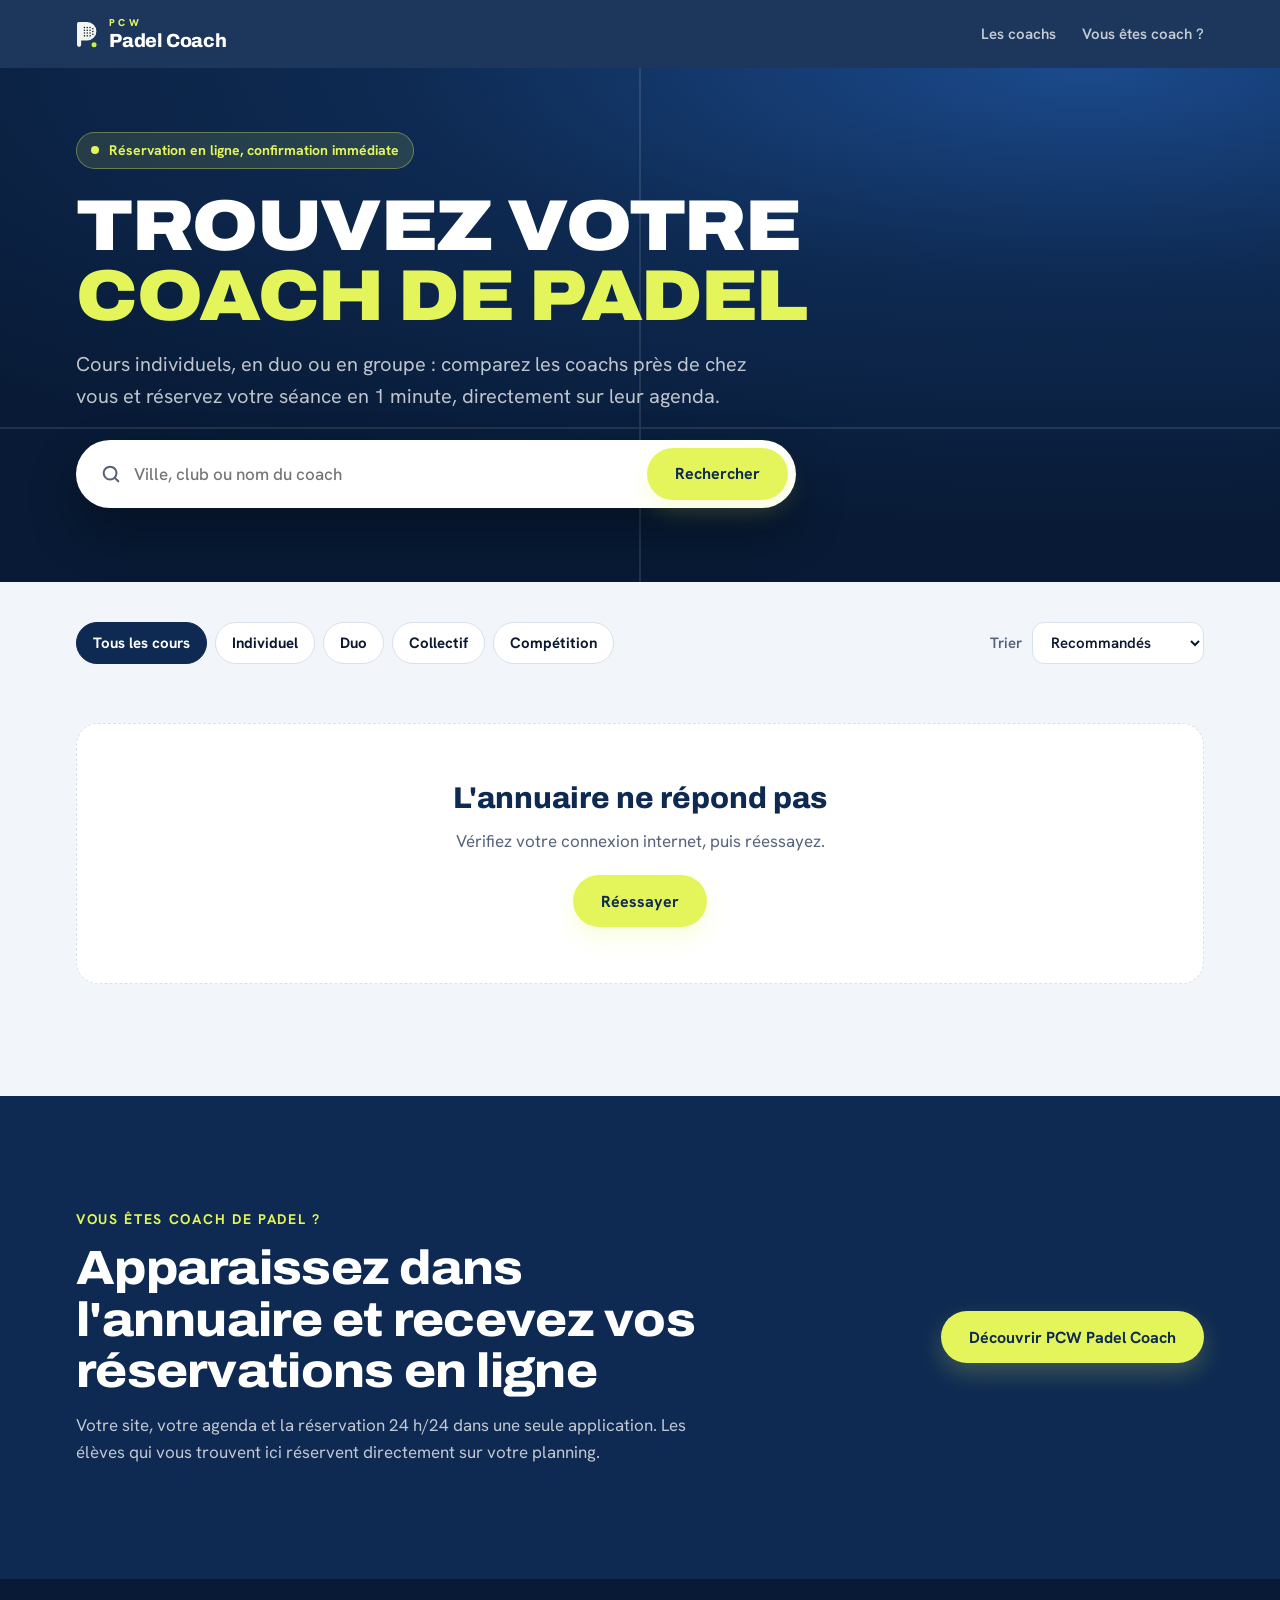
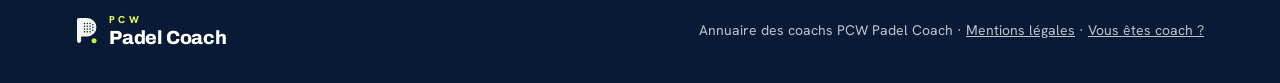
<file: index.html>
<!doctype html>
<html lang="fr">
<head>
<meta charset="utf-8">
<meta name="viewport" content="width=device-width, initial-scale=1, viewport-fit=cover">
<title>Trouver un coach de padel près de chez vous · padelcoachs.fr</title>
<meta name="description" content="Annuaire des coachs de padel PCW Padel Coach : cherchez par ville ou par club, comparez les cours et les prix, et réservez votre séance en ligne en 1 minute.">
<meta name="robots" content="noindex, nofollow">
<link rel="canonical" href="https://padelcoachs.fr/">
<meta property="og:type" content="website">
<meta property="og:locale" content="fr_FR">
<meta property="og:url" content="https://padelcoachs.fr/">
<meta property="og:site_name" content="padelcoachs.fr">
<meta property="og:title" content="Trouver un coach de padel · PCW Padel Coach">
<meta property="og:description" content="Cherchez un coach de padel par ville ou par club et réservez votre cours en ligne.">
<meta property="og:image" content="https://padelcoachs.fr/brand/pcw-app-icon.png">
<meta name="theme-color" content="#0E2A52">
<link rel="icon" href="favicon.ico" sizes="any">
<link rel="icon" href="brand/pcw-favicon.svg" type="image/svg+xml">
<link rel="apple-touch-icon" href="brand/apple-touch-icon.png">
<link rel="preconnect" href="https://fonts.googleapis.com">
<link rel="preconnect" href="https://fonts.gstatic.com" crossorigin>
<link rel="stylesheet" href="https://fonts.googleapis.com/css2?family=Archivo:wdth,wght@62..125,400..900&family=Hanken+Grotesk:wght@400;500;600;700&display=swap">
<link rel="stylesheet" href="base.css?v=20261102">
<link rel="stylesheet" href="annuaire.css?v=20261102b">
</head>
<body class="dir-page">

<header class="top">
  <div class="wrap top__in">
    <a class="logo" aria-label="PCW Padel Coach" href="./"><img class="logo__mark logo__mark--on-dark" src="brand/pcw-glyph-on-dark.svg" alt="" width="22" height="27"><img class="logo__mark logo__mark--on-light" src="brand/pcw-glyph-on-light.svg" alt="" width="22" height="27"><span class="logo__txt"><small>PCW</small><b>Padel Coach</b></span></a>
    <nav class="top__nav" aria-label="Sections">
      <a href="#resultats">Les coachs</a>
      <a href="https://pcwpadel.fr/">Vous êtes coach ?</a>
    </nav>
    <a class="btn btn--ball btn--sm top__coach" href="https://pcwpadel.fr/">Vous êtes coach ?</a>
  </div>
</header>

<main>
  <section class="dir-hero">
    <div class="wrap">
      <p class="pill"><span class="pill__dot" aria-hidden="true"></span>Réservation en ligne, confirmation immédiate</p>
      <h1>Trouvez votre <em>coach de padel</em></h1>
      <p class="lead">Cours individuels, en duo ou en groupe : comparez les coachs près de chez vous et réservez votre séance en 1 minute, directement sur leur agenda.</p>
      <form class="dir-search" id="dir-search" role="search" autocomplete="off">
        <label class="dir-search__field">
          <svg viewBox="0 0 24 24" aria-hidden="true"><circle cx="11" cy="11" r="7"/><path d="M20 20l-4-4"/></svg>
          <span class="sr">Ville, club ou nom du coach</span>
          <input type="search" id="dir-q" placeholder="Ville, club ou nom du coach" enterkeyhint="search">
        </label>
        <button class="btn btn--ball" type="submit">Rechercher</button>
      </form>
      <div class="dir-cities" id="dir-cities" aria-label="Villes"></div>
    </div>
  </section>

  <section class="sec dir-results" id="resultats">
    <div class="wrap">
      <div class="dir-toolbar">
        <div class="dir-filters" role="group" aria-label="Type de cours">
          <button type="button" data-type="" aria-pressed="true">Tous les cours</button>
          <button type="button" data-type="individuel" aria-pressed="false">Individuel</button>
          <button type="button" data-type="duo" aria-pressed="false">Duo</button>
          <button type="button" data-type="collectif" aria-pressed="false">Collectif</button>
          <button type="button" data-type="competition" aria-pressed="false">Compétition</button>
        </div>
        <label class="dir-sort"><span>Trier</span>
          <select id="dir-sort">
            <option value="reco">Recommandés</option>
            <option value="note">Mieux notés</option>
            <option value="prix">Prix croissant</option>
            <option value="nom">Nom (A → Z)</option>
          </select></label>
      </div>
      <p class="dir-count" id="dir-count" aria-live="polite"></p>
      <div class="dir-grid" id="dir-grid">
        <div class="coach-card coach-card--skel" aria-hidden="true"></div>
        <div class="coach-card coach-card--skel" aria-hidden="true"></div>
        <div class="coach-card coach-card--skel" aria-hidden="true"></div>
      </div>
    </div>
  </section>

  <section class="sec sec--dark dir-coach">
    <div class="wrap dir-coach__in">
      <div>
        <p class="kicker kicker--ball">Vous êtes coach de padel ?</p>
        <h2 class="h2">Apparaissez dans l'annuaire et recevez vos réservations en ligne</h2>
        <p>Votre site, votre agenda et la réservation 24 h/24 dans une seule application. Les élèves qui vous trouvent ici réservent directement sur votre planning.</p>
      </div>
      <a class="btn btn--ball" href="https://pcwpadel.fr/">Découvrir PCW Padel Coach</a>
    </div>
  </section>
</main>

<footer class="foot">
  <div class="wrap foot__in">
    <a class="logo" aria-label="PCW Padel Coach" href="./"><img class="logo__mark logo__mark--on-dark" src="brand/pcw-glyph-on-dark.svg" alt="" width="22" height="27"><img class="logo__mark logo__mark--on-light" src="brand/pcw-glyph-on-light.svg" alt="" width="22" height="27"><span class="logo__txt"><small>PCW</small><b>Padel Coach</b></span></a>
    <p>Annuaire des coachs PCW Padel Coach · <a href="mentions.html">Mentions légales</a> · <a href="https://pcwpadel.fr/">Vous êtes coach ?</a></p>
  </div>
</footer>

<script src="config.js?v=20261102"></script>
<script src="annuaire.js?v=20261102b"></script>
</body>
</html>
</file>
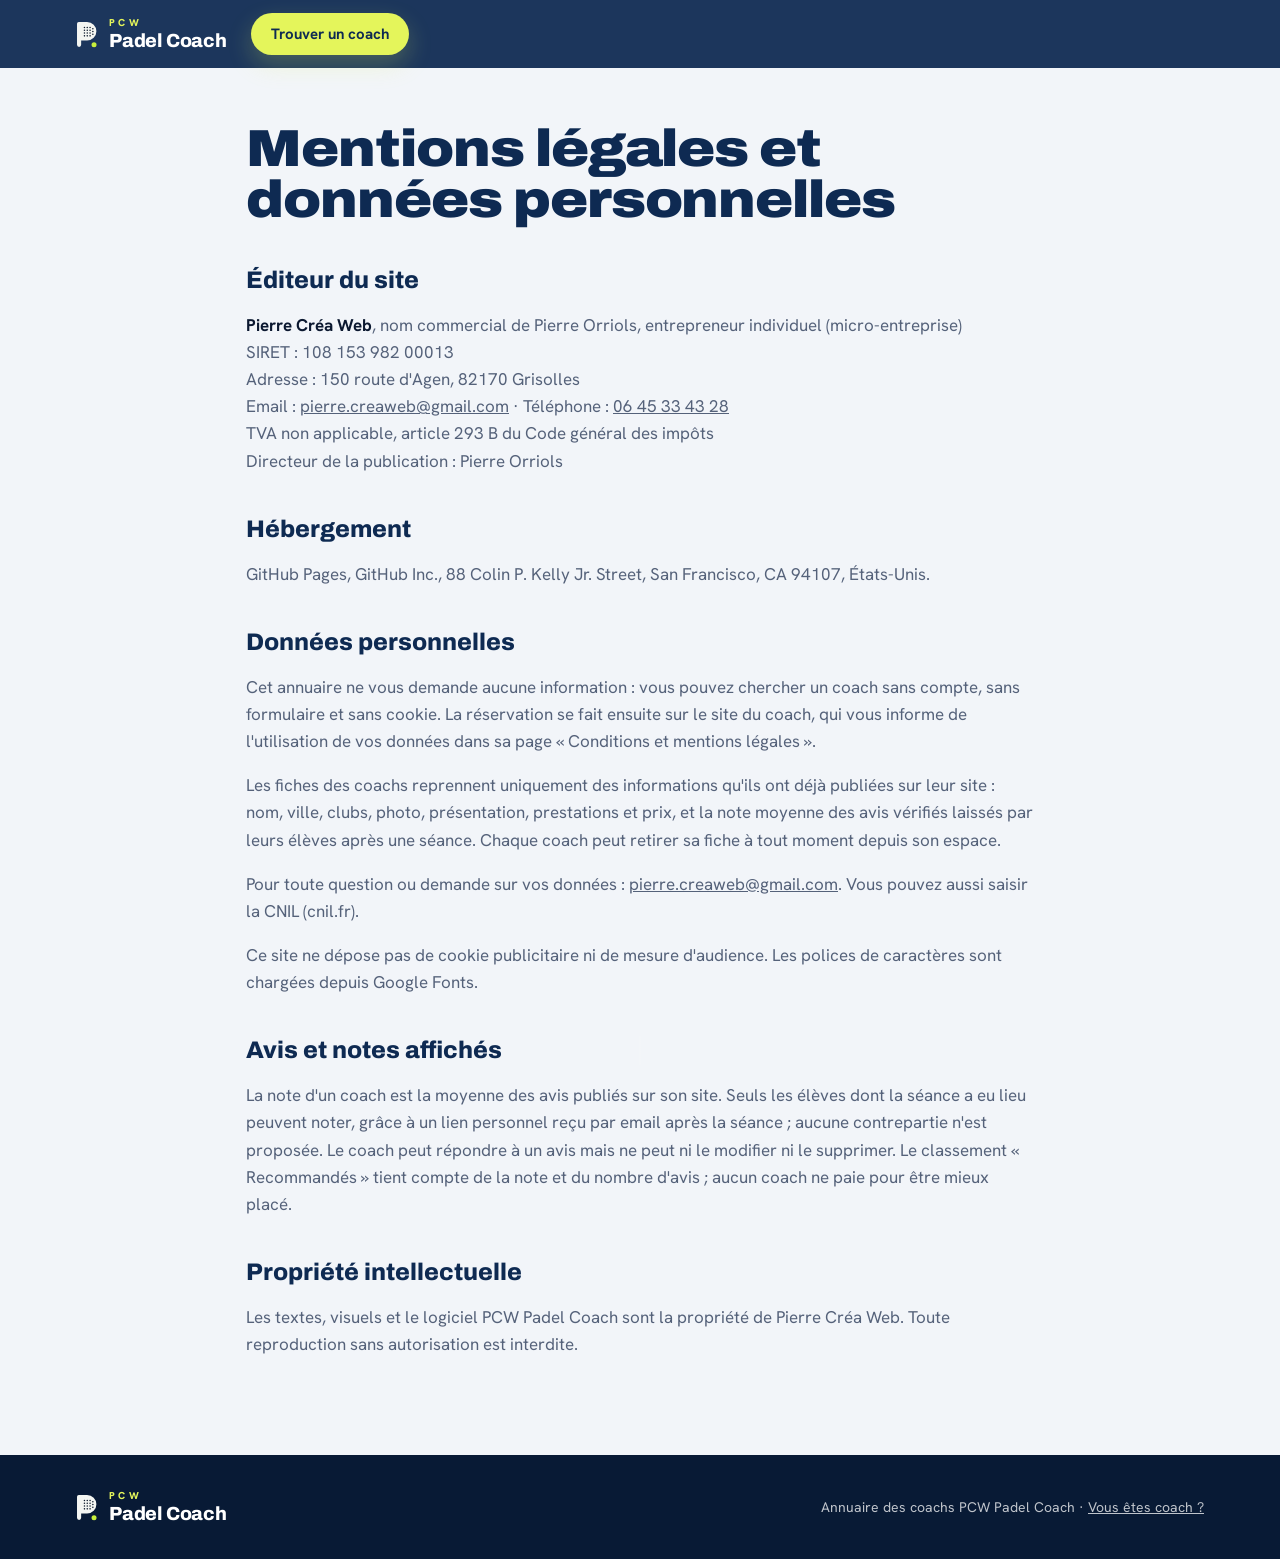
<file: mentions.html>
<!doctype html>
<html lang="fr">
<head>
<meta charset="utf-8">
<link rel="icon" href="favicon.ico" sizes="any">
<link rel="icon" href="brand/pcw-favicon.svg" type="image/svg+xml">
<link rel="apple-touch-icon" href="brand/apple-touch-icon.png">
<meta name="viewport" content="width=device-width, initial-scale=1, viewport-fit=cover">
<title>Mentions légales | Annuaire des coachs PCW Padel Coach</title>
<meta name="robots" content="noindex, nofollow">
<link rel="preconnect" href="https://fonts.googleapis.com">
<link rel="preconnect" href="https://fonts.gstatic.com" crossorigin>
<link rel="stylesheet" href="https://fonts.googleapis.com/css2?family=Archivo:wdth,wght@62..125,400..900&family=Hanken+Grotesk:wght@400;500;600;700&display=swap">
<link rel="stylesheet" href="base.css">
<style>
  .legal { padding-block: 56px 80px; }
  .legal h1 { font-size: clamp(34px, 5vw, 52px); color: var(--brand); text-transform: none; }
  .legal h2 { margin: 40px 0 10px; font: 800 24px/1.2 var(--f-display); color: var(--brand); }
  .legal p, .legal li { color: var(--muted); }
  .legal b { color: var(--ink); }
</style>
</head>
<body>
<header class="top">
  <div class="wrap top__in">
    <a class="logo" aria-label="PCW Padel Coach" href="./"><img class="logo__mark logo__mark--on-dark" src="brand/pcw-glyph-on-dark.svg" alt="" width="22" height="27"><img class="logo__mark logo__mark--on-light" src="brand/pcw-glyph-on-light.svg" alt="" width="22" height="27"><span class="logo__txt"><small>PCW</small><b>Padel Coach</b></span></a>
    <a class="btn btn--ball btn--sm" href="./">Trouver un coach</a>
  </div>
</header>
<main class="wrap wrap--narrow legal">
  <h1>Mentions légales et données personnelles</h1>

  <h2 id="editeur">Éditeur du site</h2>
  <p><b>Pierre Créa Web</b>, nom commercial de Pierre Orriols, entrepreneur individuel (micro-entreprise)<br>
  SIRET : 108 153 982 00013<br>
  Adresse : 150 route d'Agen, 82170 Grisolles<br>
  Email : <a href="mailto:pierre.creaweb@gmail.com">pierre.creaweb@gmail.com</a> · Téléphone : <a href="tel:+33645334328">06 45 33 43 28</a><br>
  TVA non applicable, article 293 B du Code général des impôts<br>
  Directeur de la publication : Pierre Orriols</p>

  <h2 id="hebergement">Hébergement</h2>
  <p>GitHub Pages, GitHub Inc., 88 Colin P. Kelly Jr. Street, San Francisco, CA 94107, États-Unis.</p>

  <h2 id="donnees">Données personnelles</h2>
  <p>Cet annuaire ne vous demande aucune information : vous pouvez chercher un coach sans compte, sans formulaire et sans cookie. La réservation se fait ensuite sur le site du coach, qui vous informe de l'utilisation de vos données dans sa page « Conditions et mentions légales ».</p>
  <p>Les fiches des coachs reprennent uniquement des informations qu'ils ont déjà publiées sur leur site : nom, ville, clubs, photo, présentation, prestations et prix, et la note moyenne des avis vérifiés laissés par leurs élèves après une séance. Chaque coach peut retirer sa fiche à tout moment depuis son espace.</p>
  <p>Pour toute question ou demande sur vos données : <a href="mailto:pierre.creaweb@gmail.com">pierre.creaweb@gmail.com</a>. Vous pouvez aussi saisir la CNIL (cnil.fr).</p>
  <p>Ce site ne dépose pas de cookie publicitaire ni de mesure d'audience. Les polices de caractères sont chargées depuis Google Fonts.</p>

  <h2 id="avis">Avis et notes affichés</h2>
  <p>La note d'un coach est la moyenne des avis publiés sur son site. Seuls les élèves dont la séance a eu lieu peuvent noter, grâce à un lien personnel reçu par email après la séance ; aucune contrepartie n'est proposée. Le coach peut répondre à un avis mais ne peut ni le modifier ni le supprimer. Le classement « Recommandés » tient compte de la note et du nombre d'avis ; aucun coach ne paie pour être mieux placé.</p>

  <h2 id="propriete">Propriété intellectuelle</h2>
  <p>Les textes, visuels et le logiciel PCW Padel Coach sont la propriété de Pierre Créa Web. Toute reproduction sans autorisation est interdite.</p>
</main>
<footer class="foot">
  <div class="wrap foot__in">
    <a class="logo" aria-label="PCW Padel Coach" href="./"><img class="logo__mark logo__mark--on-dark" src="brand/pcw-glyph-on-dark.svg" alt="" width="22" height="27"><img class="logo__mark logo__mark--on-light" src="brand/pcw-glyph-on-light.svg" alt="" width="22" height="27"><span class="logo__txt"><small>PCW</small><b>Padel Coach</b></span></a>
    <p>Annuaire des coachs PCW Padel Coach · <a href="https://pcwpadel.fr/">Vous êtes coach ?</a></p>
  </div>
</footer>
</body>
</html>
</file>
<file: base.css>
/* Page de vente PCW Padel Coach. Même univers que le modèle de site coach :
   bleu terrain, jaune balle, lignes blanches du court. */
:root {
  --brand: #0E2A52;
  --brand-2: #1B4A8C;
  --deep: #081A35;
  --ball: #E4F55B;
  --surface: #F2F5F9;
  --soft: #E8EEF6;
  --card: #FFFFFF;
  --ink: #0B1830;
  --muted: #55627A;
  --line: #D9E1EC;
  --on-dark: #FFFFFF;
  --on-dark-muted: rgba(255, 255, 255, .74);
  --err: #B42318;
  --f-display: "Archivo", "Arial Narrow", system-ui, sans-serif;
  --f-body: "Hanken Grotesk", system-ui, -apple-system, "Segoe UI", sans-serif;
  --r: 16px;
  --gl: max(16px, env(safe-area-inset-left, 0px));
  --gr: max(16px, env(safe-area-inset-right, 0px));
  color-scheme: light;
}
* { box-sizing: border-box; }
[hidden] { display: none !important; }
html { scroll-behavior: smooth; scroll-padding-top: 80px; }
@media (prefers-reduced-motion: reduce) { html { scroll-behavior: auto; } *, *::before { transition: none !important; animation: none !important; } }
body { margin: 0; background: var(--surface); color: var(--ink); font: 400 17px/1.6 var(--f-body); -webkit-font-smoothing: antialiased; }
img, video { max-width: 100%; height: auto; display: block; }
a { color: inherit; }
:focus-visible { outline: 3px solid var(--ball); outline-offset: 2px; border-radius: 6px; }
.wrap { max-width: 1160px; margin: 0 auto; padding-left: var(--gl); padding-right: var(--gr); }
.wrap--narrow { max-width: 820px; }
.center { text-align: center; }
.muted { color: var(--muted); }

/* ---------- Boutons ---------- */
.btn {
  display: inline-flex; align-items: center; justify-content: center; gap: 8px; min-height: 52px; padding: 0 26px;
  border-radius: 999px; border: 2px solid transparent; font: 700 16px/1 var(--f-body); text-decoration: none; cursor: pointer; text-align: center; line-height: 1.2;
  transition: transform .15s ease, background-color .15s ease, box-shadow .15s ease;
}
.btn:hover { transform: translateY(-1px); }
.btn:active { transform: none; }
.btn--ball { background: var(--ball); color: var(--brand); box-shadow: 0 10px 24px rgba(228, 245, 91, .22); }
.btn--ball:hover { background: #EDFA7E; }
.btn--ghost { border-color: rgba(255, 255, 255, .5); color: var(--on-dark); }
.btn--ghost:hover { border-color: var(--on-dark); background: rgba(255, 255, 255, .06); }
.btn--sm { min-height: 42px; padding: 0 18px; font-size: 15px; white-space: nowrap; }
.btn--block { width: 100%; }
.btn[disabled] { opacity: .6; cursor: wait; transform: none; }

/* ---------- En-tête ---------- */
.top { position: sticky; top: 0; z-index: 20; background: rgba(14, 42, 82, .94); backdrop-filter: blur(10px); -webkit-backdrop-filter: blur(10px); color: var(--on-dark); padding-top: env(safe-area-inset-top, 0px); }
.top__in { display: flex; align-items: center; gap: 24px; min-height: 68px; }
.logo { display: inline-flex; align-items: center; gap: 10px; text-decoration: none; font: 600 18px/1 var(--f-display); letter-spacing: .01em; white-space: nowrap; }
.logo b { font-weight: 900; font-stretch: 115%; }
.logo__ball { width: 20px; height: 20px; border-radius: 50%; background: var(--ball); box-shadow: inset -5px -4px 0 rgba(0, 0, 0, .14); flex: none; }
.top__nav { display: flex; gap: 26px; margin-left: auto; }
.top__nav a { color: var(--on-dark-muted); text-decoration: none; font-weight: 600; font-size: 15px; }
.top__nav a:hover { color: var(--on-dark); }
@media (max-width: 760px) { .top__nav { display: none; } .top .btn { margin-left: auto; } }
@media (max-width: 360px) { .logo { font-size: 16px; } .top .btn { padding: 0 14px; } }

/* ---------- Accroche ---------- */
.hero { position: relative; overflow: hidden; background: radial-gradient(120% 90% at 85% 10%, var(--brand-2) 0%, var(--brand) 45%, var(--deep) 100%); color: var(--on-dark); }
.hero::before { /* lignes de court en fond */
  content: ""; position: absolute; inset: 0; pointer-events: none; opacity: .12;
  background:
    linear-gradient(90deg, transparent calc(50% - 1px), #fff calc(50% - 1px), #fff calc(50% + 1px), transparent calc(50% + 1px)),
    linear-gradient(0deg, transparent calc(30% - 1px), #fff calc(30% - 1px), #fff calc(30% + 1px), transparent calc(30% + 1px)),
    linear-gradient(0deg, transparent calc(70% - 1px), #fff calc(70% - 1px), #fff calc(70% + 1px), transparent calc(70% + 1px));
}
.hero__in { position: relative; display: grid; grid-template-columns: 1.05fr .95fr; gap: 48px; align-items: center; padding-block: 72px 88px; }
.hero__text { min-width: 0; }
.pill { display: inline-flex; align-items: center; gap: 10px; margin: 0 0 22px; padding: 8px 14px; border-radius: 999px; background: rgba(228, 245, 91, .12); border: 1px solid rgba(228, 245, 91, .35); color: var(--ball); font-weight: 700; font-size: 14px; line-height: 1.35; }
.pill__dot { width: 8px; height: 8px; border-radius: 50%; background: var(--ball); flex: none; animation: pulse 2s ease-in-out infinite; }
@keyframes pulse { 50% { box-shadow: 0 0 0 6px rgba(228, 245, 91, .18); } }
h1 { margin: 0 0 20px; font: 900 clamp(44px, 6.6vw, 82px)/.98 var(--f-display); font-stretch: 112%; letter-spacing: -.02em; text-transform: uppercase; text-wrap: balance; }
h1 em { font-style: normal; color: var(--ball); }
.lead { margin: 0 0 30px; max-width: 34em; font-size: clamp(18px, 2vw, 20px); color: var(--on-dark-muted); }
.hero__cta { display: flex; flex-wrap: wrap; gap: 12px; }
.hero__proof { display: flex; flex-wrap: wrap; gap: 10px 28px; margin: 34px 0 0; padding: 0; list-style: none; font-size: 15px; color: var(--on-dark-muted); }
.hero__proof b { display: block; font: 900 26px/1.1 var(--f-display); font-stretch: 112%; color: var(--on-dark); }

.hero__phones { position: relative; min-height: 560px; }
.phone { margin: 0; width: 270px; aspect-ratio: 9 / 19.5; border-radius: 40px; padding: 10px; background: #050D1C; box-shadow: 0 40px 80px rgba(0, 0, 0, .45), inset 0 0 0 2px rgba(255, 255, 255, .08); }
.phone img { width: 100%; height: 100%; object-fit: cover; object-position: top; border-radius: 31px; }
.phone--front { position: absolute; left: 6%; top: 30px; z-index: 2; transform: rotate(-4deg); }
.phone--back { position: absolute; right: 2%; top: 0; transform: rotate(5deg); opacity: .96; }
.float-card {
  position: absolute; z-index: 3; left: 40%; bottom: 10px; display: flex; align-items: center; gap: 12px;
  padding: 14px 18px; border-radius: 16px; background: var(--card); color: var(--ink); box-shadow: 0 20px 44px rgba(0, 0, 0, .35);
  animation: float 5s ease-in-out infinite;
}
.float-card b { display: block; font-size: 15px; }
.float-card small { display: block; color: var(--muted); font-size: 13px; }
.float-card__icon { width: 34px; height: 34px; border-radius: 50%; display: grid; place-items: center; background: var(--ball); color: var(--brand); font-weight: 900; flex: none; }
@keyframes float { 50% { transform: translateY(-8px); } }

@media (max-width: 960px) {
  .hero__in { grid-template-columns: 1fr; gap: 20px; padding-block: 44px 40px; }
  .hero__phones { min-height: 0; height: 470px; max-width: 460px; width: 100%; justify-self: center; }
  .phone--front, .phone--back { width: 210px; border-radius: 32px; padding: 8px; }
  .phone--front img, .phone--back img { border-radius: 25px; }
  .phone--front { left: 4%; }
  .phone--back { right: 4%; top: 10px; }
  .float-card { left: auto; right: 0; bottom: 16px; }
}
@media (max-width: 420px) {
  .hero__phones { height: 400px; }
  .phone--front, .phone--back { width: 176px; }
  .phone--front { left: 0; }
  .phone--back { right: 0; }
  .float-card { right: 0; left: 18%; padding: 12px 14px; }
  .hero__cta .btn { flex: 1 1 100%; }
  .hero__proof { display: grid; grid-template-columns: repeat(3, minmax(0, 1fr)); gap: 12px; font-size: 13px; line-height: 1.35; }
  .hero__proof b { font-size: 21px; margin-bottom: 4px; }
}

/* ---------- Sections ---------- */
.sec { padding-block: clamp(64px, 9vw, 112px); }
.sec--soft { background: var(--soft); }
.sec--dark { background: var(--brand); color: var(--on-dark); }
.kicker { margin: 0 0 12px; font-weight: 700; font-size: 14px; letter-spacing: .12em; text-transform: uppercase; color: var(--brand-2); }
.kicker--ball { color: var(--ball); }
.h2 { margin: 0 0 40px; max-width: 22em; font: 800 clamp(30px, 4.2vw, 48px)/1.08 var(--f-display); font-stretch: 108%; letter-spacing: -.015em; text-wrap: balance; }
.h2.center { margin-inline: auto; }
.sec--dark .h2 { color: var(--on-dark); }
.h3 { margin: 0 0 18px; font: 800 clamp(24px, 2.8vw, 32px)/1.12 var(--f-display); font-stretch: 104%; color: var(--brand); text-wrap: balance; }
.tag { display: block; margin-bottom: 10px; font: 700 13px/1 var(--f-body); letter-spacing: .1em; text-transform: uppercase; color: var(--brand-2); }

/* Problèmes */
.pains { display: grid; grid-template-columns: repeat(3, minmax(0, 1fr)); gap: 20px; }
.pain { padding: 28px; border-radius: var(--r); background: var(--card); border: 1px solid var(--line); }
.pain__n { font: 900 15px/1 var(--f-display); color: var(--brand-2); letter-spacing: .08em; }
.pain h3 { margin: 14px 0 8px; font: 800 21px/1.2 var(--f-display); color: var(--brand); }
.pain p { margin: 0; color: var(--muted); }
@media (max-width: 860px) { .pains { grid-template-columns: minmax(0, 1fr); } }

/* Vidéo */
.video { position: relative; border-radius: 22px; overflow: hidden; background: #000; box-shadow: 0 40px 80px rgba(0, 0, 0, .4); outline: 1px solid rgba(255, 255, 255, .1); }
.video video { width: 100%; height: auto; aspect-ratio: 16 / 9; }
#video .center { margin: 32px 0 0; }

/* Fonctions */
.feat { display: grid; grid-template-columns: 1.2fr .8fr; gap: 56px; align-items: center; margin-bottom: 88px; }
.feat--rev .feat__text { order: 2; }
.feat__media { margin: 0; display: grid; justify-items: center; position: relative; }
.feat__media::before { content: ""; position: absolute; width: 78%; aspect-ratio: 1; border-radius: 50%; top: 12%; background: radial-gradient(circle, rgba(228, 245, 91, .55), rgba(228, 245, 91, 0) 68%); }
.feat__media .phone { position: relative; width: 280px; }
.checks { margin: 0; padding: 0; list-style: none; display: grid; gap: 14px; }
.checks li { position: relative; padding-left: 36px; color: var(--muted); }
.checks li b { color: var(--ink); }
.checks li::before {
  content: ""; position: absolute; left: 0; top: 3px; width: 22px; height: 22px; border-radius: 50%;
  background: var(--brand) url("data:image/svg+xml,%3Csvg xmlns='http://www.w3.org/2000/svg' viewBox='0 0 24 24' fill='none' stroke='%23E4F55B' stroke-width='3.2' stroke-linecap='round' stroke-linejoin='round'%3E%3Cpath d='M6 12.5l4 4 8-9'/%3E%3C/svg%3E") center / 14px no-repeat;
}
.wide { display: grid; grid-template-columns: .7fr 1.3fr; gap: 48px; align-items: center; margin-bottom: 64px; }
.wide__text p { margin: 0; color: var(--muted); }
.wide__text b { color: var(--ink); }
.browser { margin: 0; border-radius: 14px; overflow: hidden; background: var(--card); box-shadow: 0 30px 60px rgba(14, 42, 82, .18); border: 1px solid var(--line); }
.browser__bar { display: flex; gap: 7px; padding: 12px 14px; background: var(--soft); }
.browser__bar i { width: 11px; height: 11px; border-radius: 50%; background: #C5D0DE; }
.grid4 { display: grid; grid-template-columns: repeat(4, minmax(0, 1fr)); gap: 18px; }
.mini { padding: 24px; border-radius: var(--r); background: var(--card); border: 1px solid var(--line); }
.mini h4 { margin: 0 0 6px; font: 800 18px/1.25 var(--f-display); color: var(--brand); }
.mini p { margin: 0; font-size: 15px; color: var(--muted); }
@media (max-width: 900px) {
  .feat, .wide { grid-template-columns: minmax(0, 1fr); gap: 36px; margin-bottom: 72px; }
  .feat--rev .feat__text { order: 0; }
  .feat__media .phone { width: 240px; }
  .grid4 { grid-template-columns: repeat(2, minmax(0, 1fr)); }
}
@media (max-width: 520px) { .grid4 { grid-template-columns: minmax(0, 1fr); } }

/* Étapes */
.steps { margin: 0; padding: 0; list-style: none; display: grid; grid-template-columns: repeat(3, minmax(0, 1fr)); gap: 20px; counter-reset: s; }
.steps li { position: relative; padding: 30px 28px; border-radius: var(--r); background: var(--card); }
.steps__n { display: grid; place-items: center; width: 46px; height: 46px; border-radius: 50%; background: var(--ball); color: var(--brand); font: 900 20px/1 var(--f-display); }
.steps h3 { margin: 18px 0 8px; font: 800 21px/1.2 var(--f-display); color: var(--brand); }
.steps p { margin: 0; color: var(--muted); }
@media (max-width: 860px) { .steps { grid-template-columns: minmax(0, 1fr); } }

/* Tarif */
.price { max-width: 520px; margin: 0 auto; padding: 36px clamp(22px, 5vw, 40px); border-radius: 24px; background: var(--card); border: 2px solid var(--brand); box-shadow: 0 30px 70px rgba(14, 42, 82, .16); }
.price__head { text-align: center; padding-bottom: 26px; margin-bottom: 26px; border-bottom: 1px solid var(--line); }
.price__name { margin: 0 0 8px; font-weight: 700; color: var(--brand-2); letter-spacing: .08em; text-transform: uppercase; font-size: 14px; }
.price__amount { margin: 0; display: flex; justify-content: center; align-items: baseline; gap: 8px; color: var(--brand); }
.price__amount span { font: 900 clamp(64px, 12vw, 84px)/1 var(--f-display); font-stretch: 112%; letter-spacing: -.03em; }
.price__amount small { font-weight: 700; font-size: 18px; color: var(--muted); }
.price__vat { margin: 4px 0 0; font-size: 13px; color: var(--muted); }
.price__setup { display: inline-block; margin: 16px 0 0; padding: 8px 14px; border-radius: 12px; background: var(--ball); color: var(--brand); font-size: 15px; }
.price__setup s { opacity: .65; }
.checks--price { gap: 12px; margin-bottom: 28px; }
.checks--price li { color: var(--ink); }
.price__terms { margin: 14px 0 0; text-align: center; font-size: 14px; color: var(--muted); }
.price__math {
  position: relative; overflow: hidden; display: flex; align-items: center; gap: 18px; text-align: left;
  margin: 20px 0 0; padding: 16px 20px; border-radius: 16px;
  background: radial-gradient(120% 140% at 0% 0%, var(--brand-2), var(--brand) 55%, var(--deep)); color: var(--on-dark);
  box-shadow: 0 14px 30px rgba(14, 42, 82, .22);
}
.math__fig { margin: 0; flex: none; display: grid; justify-items: center; text-align: center; line-height: 1; }
.math__fig b { font: 900 46px/.95 var(--f-display); font-stretch: 112%; letter-spacing: -.03em; color: var(--ball); font-variant-numeric: tabular-nums; }
.math__fig small { font-weight: 700; font-size: 11px; letter-spacing: .1em; text-transform: uppercase; color: var(--on-dark-muted); }
.math__fig small:first-child { margin-bottom: 4px; }
.math__fig small:last-child { margin-top: 5px; }
.math__text { position: relative; z-index: 1; margin: 0; padding-left: 18px; border-left: 2px solid rgba(255, 255, 255, .16); font: 700 17px/1.4 var(--f-display); }
.math__text b { color: var(--ball); font-weight: 800; }
.math__hl { position: relative; z-index: 0; white-space: nowrap; margin: 0 .12em; color: var(--brand); }
.math__hl::before { content: ""; position: absolute; z-index: -1; inset: -.04em -.14em -.02em; border-radius: .3em; background: var(--ball); transform-origin: 0 50%; }
.math__clock { position: absolute; right: -16px; bottom: -20px; width: 100px; height: 100px; fill: none; stroke: rgba(255, 255, 255, .08); stroke-width: 3; stroke-linecap: round; }
.math__hand { transform-origin: 24px 24px; }
@media (max-width: 400px) {
  .price__math { flex-direction: column; gap: 12px; text-align: center; padding: 16px; }
  .math__text { padding: 12px 0 0; border-left: 0; border-top: 2px solid rgba(255, 255, 255, .16); font-size: 16px; }
  .math__text br { display: none; }
}
html.anim .math__hl::before { scale: 0 1; transition: scale .7s var(--ease) .9s; }
html.anim .math__hl { color: var(--on-dark); transition: color .3s 1.2s; }
html.anim .price__math.is-in .math__hl::before { scale: 1 1; }
html.anim .price__math.is-in .math__hl { color: var(--brand); }
html.anim .price__math.is-in .math__hand--m { animation: tick 6s linear infinite; }
html.anim .price__math.is-in .math__hand--h { animation: tick 72s linear infinite; }
@keyframes tick { to { rotate: 360deg; } }
html.anim .price__math.is-in .math__fig b { animation: fig-pop .7s var(--spring) .3s both; }
@keyframes fig-pop { from { scale: .5; opacity: 0; } }

/* FAQ */
.faq { display: grid; gap: 12px; }
.faq details { border-radius: 14px; background: var(--card); border: 1px solid var(--line); }
.faq summary { position: relative; padding: 20px 56px 20px 22px; cursor: pointer; list-style: none; font-weight: 700; font-size: 17px; color: var(--brand); }
.faq summary::-webkit-details-marker { display: none; }
.faq summary::after { content: "+"; position: absolute; right: 22px; top: 50%; transform: translateY(-50%); font: 400 28px/1 var(--f-body); color: var(--brand-2); transition: transform .2s; }
.faq details[open] summary::after { transform: translateY(-50%) rotate(45deg); }
.faq details p { margin: 0; padding: 0 22px 22px; color: var(--muted); }

/* Formulaire */
.contact { display: grid; grid-template-columns: .8fr 1.2fr; gap: 56px; align-items: start; }
.contact__intro { position: sticky; top: 100px; }
.contact__intro > p:not(.kicker) { color: var(--on-dark-muted); margin: -16px 0 24px; }
.contact__list { margin: 0; padding: 0; list-style: none; display: grid; gap: 10px; }
.contact__list li { padding-left: 28px; position: relative; font-weight: 600; }
.contact__list li::before { content: ""; position: absolute; left: 0; top: 7px; width: 14px; height: 14px; border-radius: 50%; background: var(--ball); }
.form, .sent { padding: clamp(22px, 4vw, 36px); border-radius: 22px; background: var(--card); color: var(--ink); }
.form fieldset { margin: 0 0 22px; padding: 0; border: 0; min-width: 0; }
.form legend { padding: 0; margin-bottom: 14px; font: 800 19px/1.2 var(--f-display); color: var(--brand); }
.row2 { display: grid; grid-template-columns: repeat(2, minmax(0, 1fr)); gap: 0 14px; }
.field { display: grid; gap: 6px; margin-bottom: 14px; min-width: 0; }
.field > span { font-weight: 600; font-size: 15px; }
.field input, .field select, .field textarea {
  width: 100%; min-height: 50px; padding: 12px 14px; border-radius: 12px; border: 1.5px solid var(--line); background: #FBFCFE;
  font: 400 16px/1.4 var(--f-body); color: var(--ink); transition: border-color .15s, box-shadow .15s;
}
.field textarea { resize: vertical; min-height: 110px; }
.field input:focus, .field select:focus, .field textarea:focus { outline: none; border-color: var(--brand-2); box-shadow: 0 0 0 4px rgba(27, 74, 140, .14); }
.field [aria-invalid="true"] { border-color: var(--err); }
.chips { display: flex; flex-wrap: wrap; gap: 8px; }
.chips label { position: relative; }
.chips input { position: absolute; opacity: 0; inset: 0; margin: 0; cursor: pointer; }
.chips span { display: inline-flex; align-items: center; min-height: 42px; padding: 0 16px; border-radius: 999px; border: 1.5px solid var(--line); background: #FBFCFE; font-weight: 600; font-size: 15px; cursor: pointer; transition: all .15s; }
.chips input:checked + span { background: var(--brand); border-color: var(--brand); color: var(--on-dark); }
.chips input:focus-visible + span { outline: 3px solid var(--ball); outline-offset: 2px; }
.hp { position: absolute; left: -9999px; width: 1px; height: 1px; overflow: hidden; }
.consent { display: flex; gap: 12px; align-items: flex-start; margin: 4px 0 20px; font-size: 14px; color: var(--muted); }
.consent input { flex: none; width: 22px; height: 22px; margin: 1px 0 0; accent-color: var(--brand); }
.consent a { color: var(--brand-2); }
.form__alert { margin: 0 0 14px; padding: 12px 14px; border-radius: 12px; background: #FDECEA; color: var(--err); font-weight: 600; font-size: 15px; }
.form__note { margin: 12px 0 0; font-size: 13px; color: var(--muted); text-align: center; }
.sent { text-align: center; padding-block: 56px; }
.sent__icon { width: 68px; height: 68px; margin: 0 auto 18px; border-radius: 50%; display: grid; place-items: center; background: var(--ball); color: var(--brand); font: 900 32px/1 var(--f-display); }
.sent h3 { margin: 0 0 8px; font: 800 28px/1.15 var(--f-display); color: var(--brand); }
.sent p { margin: 0 auto 24px; max-width: 26em; color: var(--muted); }
@media (max-width: 900px) {
  .contact { grid-template-columns: minmax(0, 1fr); gap: 32px; }
  .contact__intro { position: static; }
}
@media (max-width: 560px) { .row2 { grid-template-columns: minmax(0, 1fr); } }

/* Pied de page */
.foot { background: var(--deep); color: var(--on-dark-muted); padding: 36px 0 calc(36px + env(safe-area-inset-bottom, 0px)); font-size: 14px; }
.foot__in { display: flex; flex-wrap: wrap; align-items: center; justify-content: space-between; gap: 16px; }
.foot .logo { color: var(--on-dark); }
.foot p { margin: 0; }

/* Bouton fixe sur téléphone */
.mobile-cta { display: none; }
@media (max-width: 760px) {
  .mobile-cta {
    display: flex; position: fixed; z-index: 15; left: var(--gl); right: var(--gr); bottom: calc(12px + env(safe-area-inset-bottom, 0px));
    box-shadow: 0 14px 30px rgba(8, 26, 53, .35); transition: transform .25s ease, opacity .25s ease;
  }
  .mobile-cta.is-hidden { transform: translateY(140%); opacity: 0; pointer-events: none; }
  .foot { padding-bottom: calc(96px + env(safe-area-inset-bottom, 0px)); }
}

/* =========================================================================
   Animations
   Actives seulement avec la classe .anim (posée dans <head> si le visiteur
   n'a pas demandé à réduire les mouvements). Sans JS, tout reste visible.
   ========================================================================= */
:root { --ease: cubic-bezier(.2, .75, .2, 1); --spring: cubic-bezier(.3, 1.5, .5, 1); }

/* Barre de progression de lecture et en-tête qui se densifie au défilement */
.progress { position: fixed; z-index: 30; top: 0; left: 0; right: 0; height: 3px; background: var(--ball); transform-origin: 0 50%; transform: scaleX(var(--p, 0)); pointer-events: none; }
.top { transition: background-color .3s, box-shadow .3s; }
.top.is-scrolled { background: rgba(8, 26, 53, .97); box-shadow: 0 10px 30px rgba(8, 26, 53, .28); }
.logo:hover .logo__ball { animation: ball-bounce .6s var(--ease); }
@keyframes ball-bounce { 30% { transform: translateY(-7px) rotate(140deg); } 60% { transform: translateY(0) rotate(240deg); } 80% { transform: translateY(-2px) rotate(330deg); } 100% { transform: rotate(360deg); } }

/* Boutons jaunes : reflet qui balaie le bouton */
.btn--ball:not(.mobile-cta) { position: relative; overflow: hidden; isolation: isolate; }
.mobile-cta { overflow: hidden; isolation: isolate; }
.btn--ball::after {
  content: ""; position: absolute; z-index: -1; top: 0; bottom: 0; left: -60%; width: 45%; pointer-events: none;
  background: linear-gradient(100deg, transparent, rgba(255, 255, 255, .65), transparent); transform: skewX(-18deg);
}
.btn--ball:hover::after { animation: shine .7s ease; }
.anim .hero__cta .btn--ball::after, .anim .price .btn--ball::after, .anim .mobile-cta::after { animation: shine 1.1s ease 2.2s, shine 1.1s ease 6s infinite; }
@keyframes shine { from { left: -60%; } to { left: 130%; } }

/* --- Accroche : entrée en cascade --- */
.hero::before { animation: court-drift 18s ease-in-out infinite alternate; }
@keyframes court-drift { to { transform: scale(1.06) translate(-1.5%, 1%); } }
.hero__glow {
  position: absolute; z-index: 0; width: 70%; aspect-ratio: 1; left: 18%; top: 14%; border-radius: 50%; pointer-events: none;
  background: radial-gradient(circle, rgba(228, 245, 91, .28), rgba(228, 245, 91, 0) 65%); filter: blur(10px);
  animation: glow 7s ease-in-out infinite alternate;
}
@keyframes glow { from { transform: translate(-6%, 4%) scale(.9); opacity: .7; } to { transform: translate(8%, -6%) scale(1.1); opacity: 1; } }
.hero__phones .phone { transition: translate .6s var(--ease); }
.phone--front { translate: calc(var(--mx, 0) * 18px) calc(var(--my, 0) * 14px); }
.phone--back { translate: calc(var(--mx, 0) * -10px) calc(var(--my, 0) * -8px); }

html.anim .hero__text > *:not(h1) { opacity: 0; translate: 0 22px; }
html.anim .hero h1 { opacity: 0; }
html.anim .hero h1.is-split { opacity: 1; }
.hero h1 .w { display: inline-block; }
html.anim .hero h1 .w { opacity: 0; translate: 0 .45em; filter: blur(8px); }
html.anim .phone--front { opacity: 0; rotate: -14deg; scale: .86; }
html.anim .phone--back { opacity: 0; rotate: 14deg; scale: .86; }
html.anim .float-card { opacity: 0; scale: .6; }

html.anim.is-loaded .hero__text > *:not(h1) { opacity: 1; translate: none; transition: opacity .8s var(--ease), translate .9s var(--ease); }
html.anim.is-loaded .hero__text > .pill { transition-delay: 0ms; }
html.anim.is-loaded .hero__text > .lead { transition-delay: 650ms; }
html.anim.is-loaded .hero__text > .hero__cta { transition-delay: 800ms; }
html.anim.is-loaded .hero__text > .hero__proof { transition-delay: 950ms; }
html.anim.is-loaded .hero h1 .w { opacity: 1; translate: none; filter: none; transition: opacity .6s var(--ease), translate .8s var(--ease), filter .6s var(--ease); transition-delay: calc(120ms + var(--i) * 75ms); }
html.anim.is-loaded .phone--front, html.anim.is-loaded .phone--back { opacity: 1; rotate: none; scale: none; transition: opacity .9s var(--ease) .35s, rotate 1.1s var(--spring) .35s, scale 1.1s var(--ease) .35s, translate .6s var(--ease); }
html.anim.is-loaded .phone--back { transition-delay: .55s, .55s, .55s, 0s; }
html.anim.is-loaded .float-card { opacity: 1; scale: none; transition: opacity .5s ease 1.3s, scale .7s var(--spring) 1.3s; }

/* Carte de notification qui change de message */
.float-card__icon { transition: background-color .3s, color .3s; }
.float-card__text { display: block; transition: opacity .3s ease, translate .35s var(--ease); }
.float-card.is-swapping .float-card__text { opacity: 0; translate: 0 -10px; }
.float-card.is-swapping .float-card__icon { scale: .7; }
.float-card__icon { transition: scale .3s var(--spring), background-color .3s; }
.float-card--star .float-card__icon { background: #FFB800; color: #fff; }
.float-card--bell .float-card__icon { background: var(--brand-2); color: #fff; }
.float-card--euro .float-card__icon { background: #1F9D55; color: #fff; }

/* --- Apparition au défilement --- */
html.anim [data-reveal] {
  opacity: 0;
  transition: opacity .8s var(--ease), translate .9s var(--ease), scale .9s var(--ease), transform 1s var(--ease), box-shadow .3s, border-color .3s;
  transition-delay: var(--d, 0ms);
}
html.anim [data-reveal="up"] { translate: 0 40px; }
html.anim [data-reveal="left"] { translate: -56px 0; }
html.anim [data-reveal="right"] { translate: 56px 0; }
html.anim [data-reveal="zoom"] { scale: .9; }
html.anim [data-reveal="tilt"] { translate: 0 40px; transform: perspective(1400px) rotateX(16deg) scale(.96); transform-origin: 50% 100%; }
html.anim [data-reveal="pop"] { scale: .7; translate: 0 20px; }
html.anim [data-reveal].is-in { opacity: 1; translate: none; scale: none; transform: none; }
html.anim [data-reveal="pop"].is-in { transition-timing-function: var(--ease), var(--spring), var(--spring), var(--ease), ease, ease; }

/* Coches qui « claquent » une par une */
html.anim .checks li[data-reveal]::before { scale: 0; rotate: -90deg; transition: scale .5s var(--spring), rotate .5s var(--ease); transition-delay: calc(var(--d, 0ms) + 180ms); }
html.anim .checks li[data-reveal].is-in::before { scale: 1; rotate: none; }

/* Halo derrière les téléphones et téléphones qui flottent */
.feat__media::before { animation: halo 6s ease-in-out infinite alternate; }
@keyframes halo { from { transform: scale(.92); opacity: .75; } to { transform: scale(1.08); opacity: 1; } }
.feat__media .phone { animation: float 6s ease-in-out infinite; }
.feat--rev .feat__media .phone { animation-delay: -3s; }
.feat__media { transform-style: preserve-3d; }

/* Survol des cartes */
.pain, .mini, .steps li, .faq details, .browser { transition: transform .3s var(--ease), box-shadow .3s, border-color .3s; }
@media (hover: hover) {
  .pain:hover, .mini:hover, .steps li:hover { transform: translateY(-6px); box-shadow: 0 22px 40px rgba(14, 42, 82, .12); border-color: transparent; }
  .browser:hover { transform: translateY(-6px) scale(1.01); box-shadow: 0 40px 80px rgba(14, 42, 82, .24); }
  .faq details:hover { border-color: var(--brand-2); }
  .pain:hover .pain__n { color: var(--brand); }
}
.pain__n { display: inline-block; transition: color .3s, scale .3s var(--spring); }
.pain:hover .pain__n { scale: 1.25; }

/* FAQ : la réponse glisse à l'ouverture */
.faq details[open] p { animation: faq-open .45s var(--ease); }
@keyframes faq-open { from { opacity: 0; translate: 0 -8px; } }

/* Tarif : mise en avant de l'offre */
.price { transition: box-shadow .4s; }
html.anim .price.is-in .price__setup { animation: wiggle .7s var(--ease) 1.2s; }
@keyframes wiggle { 20% { rotate: -3deg; scale: 1.06; } 40% { rotate: 3deg; } 60% { rotate: -2deg; } 80% { rotate: 1deg; } 100% { rotate: none; scale: none; } }
.price__amount span { font-variant-numeric: tabular-nums; }
html.anim main { overflow-x: clip; }


/* =========================================================================
   Sections détaillées : quotidien, présentation, fonctions, étapes
   ========================================================================= */

/* ---------- 1. Le quotidien d'un coach ---------- */
.strike { position: relative; white-space: nowrap; }
.strike::after { content: ""; position: absolute; left: -2px; right: -2px; top: 54%; height: .09em; border-radius: 4px; background: #E5484D; transform-origin: 0 50%; }
.hl { position: relative; white-space: nowrap; z-index: 0; }
.hl::before { content: ""; position: absolute; z-index: -1; left: -.14em; right: -.14em; top: .12em; bottom: .02em; border-radius: .22em; background: var(--ball); transform-origin: 0 50%; }
html.anim .h2 .strike::after, html.anim .h2 .hl::before { scale: 0 1; transition: scale .7s var(--ease); }
html.anim .h2.is-in .strike::after { scale: 1 1; transition-delay: .7s; }
html.anim .h2.is-in .hl::before { scale: 1 1; transition-delay: 1.2s; }
html.anim .h2.is-in .strike { color: var(--muted); transition: color .4s 1s; }

.pain { position: relative; overflow: hidden; }
.pain__visual { position: relative; height: 156px; margin: -6px -6px 20px; padding: 14px; border-radius: 12px; background: var(--soft); overflow: hidden; }

/* Messages qui s'empilent */
.pv-chat { display: flex; flex-direction: column; align-items: flex-start; justify-content: center; gap: 7px; }
.pv-chat__time { position: absolute; top: 10px; right: 12px; font: 800 12px/1 var(--f-display); color: var(--muted); }
.bubble { display: block; flex: none; max-width: 80%; padding: 6px 11px; border-radius: 12px 12px 12px 4px; background: #fff; box-shadow: 0 4px 10px rgba(14, 42, 82, .08); font-size: 13px; line-height: 1.4; color: var(--ink); white-space: nowrap; overflow: hidden; text-overflow: ellipsis; }
.bubble i { display: block; margin-bottom: 1px; font: 700 10px/1.2 var(--f-body); font-style: normal; text-transform: uppercase; letter-spacing: .06em; }
.bubble--wa i { color: #1A9E55; } .bubble--sms i { color: var(--brand-2); } .bubble--ig i { color: #C13584; }
.bubble--sms { margin-left: 14px; } .bubble--ig { margin-left: 28px; }
.pv-chat__count { position: absolute; right: 12px; bottom: 12px; min-width: 30px; height: 30px; padding: 0 8px; border-radius: 999px; display: grid; place-items: center; background: #E5484D; color: #fff; font: 800 13px/1 var(--f-display); }
html.anim .pain.is-in .bubble { animation: bubble-in 6s var(--spring) infinite both; }
html.anim .pain.is-in .bubble--wa { animation-delay: .3s; }
html.anim .pain.is-in .bubble--sms { animation-delay: 1s; }
html.anim .pain.is-in .bubble--ig { animation-delay: 1.7s; }
@keyframes bubble-in { 0% { opacity: 0; scale: .5; translate: -10px 8px; } 8%, 85% { opacity: 1; scale: 1; translate: none; } 95%, 100% { opacity: 0; translate: 0 -8px; } }
html.anim .pain.is-in .pv-chat__count { animation: badge-pop 6s var(--spring) infinite; }
@keyframes badge-pop { 0%, 30% { scale: 0; } 38% { scale: 1.25; } 44%, 88% { scale: 1; } 96%, 100% { scale: 0; } }

/* Semaine avec trous et doublon */
.pv-cal { display: grid; grid-template-columns: repeat(5, minmax(0, 1fr)); grid-auto-rows: 24px; gap: 6px; align-content: start; }
.pv-cal__day { font: 800 11px/24px var(--f-display); text-align: center; color: var(--muted); text-transform: uppercase; letter-spacing: .06em; height: 18px; line-height: 18px; }
.pv-cal .s { display: block; border-radius: 6px; background: #fff; border: 1.5px solid var(--line); position: relative; }
.pv-cal .s.on { background: var(--brand-2); border-color: var(--brand-2); }
.pv-cal .s--hole { border: 1.5px dashed #E5484D; background: rgba(229, 72, 77, .08); }
.pv-cal .s--double::after { content: "2×"; position: absolute; inset: -1.5px; border-radius: 6px; display: grid; place-items: center; background: #E5484D; color: #fff; font: 800 11px/1 var(--f-display); }
html.anim .pain.is-in .s--hole { animation: hole 1.6s ease-in-out infinite; }
@keyframes hole { 50% { background: rgba(229, 72, 77, .28); } }
html.anim .pain.is-in .s--double { animation: shake 3s ease-in-out infinite; }
@keyframes shake { 0%, 70%, 100% { translate: none; } 74% { translate: -3px 0; } 78% { translate: 3px 0; } 82% { translate: -3px 0; } 86% { translate: 2px 0; } 90% { translate: 0; } }
html.anim .pain.is-in .pv-cal .s.on { animation: slot-in .5s var(--spring) both; }
html.anim .pain.is-in .pv-cal .s:nth-of-type(2n).on { animation-delay: .15s; }
html.anim .pain.is-in .pv-cal .s:nth-of-type(3n).on { animation-delay: .3s; }
@keyframes slot-in { from { scale: 0; } }

/* Recherche Google sans vous */
.pv-search { display: grid; align-content: start; gap: 8px; }
.pv-search__bar { display: flex; align-items: center; gap: 8px; height: 34px; padding: 0 12px; border-radius: 999px; background: #fff; box-shadow: 0 4px 10px rgba(14, 42, 82, .08); font-size: 13px; color: var(--ink); overflow: hidden; }
.pv-search__bar svg { width: 16px; height: 16px; flex: none; fill: none; stroke: var(--muted); stroke-width: 2.4; stroke-linecap: round; }
.pv-search__q { white-space: nowrap; overflow: hidden; border-right: 2px solid transparent; }
.pv-search__res { display: grid; gap: 4px; padding: 0 6px; }
.pv-search__res b { display: block; width: 58%; height: 7px; border-radius: 4px; background: #9BB0CF; }
.pv-search__res i { display: block; width: 86%; height: 6px; border-radius: 4px; background: #CBD6E6; }
.pv-search__miss { position: absolute; right: 12px; bottom: 10px; padding: 4px 10px; border-radius: 999px; background: #FDECEA; color: #B42318; font-weight: 700; font-size: 12px; }
html.anim .pain.is-in .pv-search__q { width: 0; animation: typing 7s steps(20) infinite, caret .7s step-end infinite; max-width: 20ch; }
@keyframes typing { 0% { width: 0; } 30%, 100% { width: 20ch; } }
@keyframes caret { 50% { border-color: var(--ink); } }
html.anim .pain.is-in .pv-search__res { animation: res-in 7s var(--ease) infinite both; }
html.anim .pain.is-in .pv-search__res + .pv-search__res { animation-delay: .25s; }
@keyframes res-in { 0%, 32% { opacity: 0; translate: 0 8px; } 40%, 92% { opacity: 1; translate: none; } 100% { opacity: 0; } }
html.anim .pain.is-in .pv-search__miss { animation: miss 7s var(--spring) infinite both; }
@keyframes miss { 0%, 50% { opacity: 0; scale: .6; } 56%, 92% { opacity: 1; scale: 1; } 100% { opacity: 0; } }

/* ---------- 2. Présentation ---------- */
#video { position: relative; overflow: hidden; }
#video::before {
  content: ""; position: absolute; width: 900px; height: 900px; left: 50%; top: 40%; margin: -450px 0 0 -450px; border-radius: 50%; pointer-events: none;
  background: radial-gradient(circle, rgba(79, 142, 247, .35), rgba(79, 142, 247, 0) 62%);
}
html.anim #video::before { animation: spot 10s ease-in-out infinite alternate; }
@keyframes spot { from { translate: -18% 0; } to { translate: 18% -6%; } }
#video .wrap { position: relative; }
.video-stage { position: relative; }
.video { transform-origin: 50% 30%; }
html.anim .video { scale: calc(.84 + .16 * var(--vp, 1)); border-radius: calc(40px - 18px * var(--vp, 1)); }
.video__play {
  position: absolute; inset: 0; display: flex; align-items: flex-end; justify-content: flex-start; gap: 16px; width: 100%; padding: clamp(16px, 3vw, 32px); border: 0; cursor: pointer;
  background: linear-gradient(180deg, rgba(8, 26, 53, 0) 55%, rgba(8, 26, 53, .7)); color: #fff; font: inherit; text-align: left; transition: background-color .3s;
}
.video__play:hover { background-color: rgba(8, 26, 53, .15); }
.video__btn { position: relative; display: grid; place-items: center; flex: none; width: clamp(56px, 7vw, 76px); aspect-ratio: 1; border-radius: 50%; background: var(--ball); color: var(--brand); box-shadow: 0 16px 40px rgba(0, 0, 0, .35); transition: scale .3s var(--spring); }
.video__btn svg { width: 42%; fill: currentColor; margin-left: 6%; }
.video__btn::before, .video__btn::after { content: ""; position: absolute; inset: 0; border-radius: 50%; border: 2px solid var(--ball); opacity: 0; }
html.anim .video__btn::before { animation: ring 2.4s ease-out infinite; }
html.anim .video__btn::after { animation: ring 2.4s ease-out 1.2s infinite; }
@keyframes ring { from { opacity: .8; scale: 1; } to { opacity: 0; scale: 1.9; } }
.video__play:hover .video__btn { scale: 1.08; }
.video__label { text-align: left; font: 800 clamp(18px, 2.2vw, 26px)/1.15 var(--f-display); text-shadow: 0 2px 12px rgba(0, 0, 0, .4); }
.video__label small { display: block; font: 600 15px/1.4 var(--f-body); opacity: .85; }
@media (max-width: 400px) { .video__label small { display: none; } .video__label { font-size: 16px; } }
.vchip { display: none; }
@media (min-width: 1000px) {
  .vchip {
    display: flex; align-items: center; gap: 10px; position: absolute; z-index: 2; padding: 10px 16px 10px 10px; border-radius: 999px;
    background: #fff; color: var(--brand); font-weight: 700; font-size: 15px; box-shadow: 0 18px 40px rgba(0, 0, 0, .3); white-space: nowrap;
  }
  .vchip b { display: grid; place-items: center; width: 28px; height: 28px; border-radius: 50%; background: var(--ball); font: 900 14px/1 var(--f-display); }
  .vchip--1 { left: -34px; top: 14%; }
  .vchip--2 { right: -30px; top: 42%; }
  .vchip--3 { right: 8%; bottom: -22px; }
  html.anim .vchip { opacity: 0; scale: .6; transition: opacity .5s, scale .6s var(--spring); }
  html.anim .video-stage.is-in .vchip { opacity: 1; scale: 1; animation: float 5s ease-in-out infinite; }
  html.anim .video-stage.is-in .vchip--1 { transition-delay: .5s; }
  html.anim .video-stage.is-in .vchip--2 { transition-delay: .7s; animation-delay: -1.6s; }
  html.anim .video-stage.is-in .vchip--3 { transition-delay: .9s; animation-delay: -3.2s; }
}

/* ---------- 3. Ce que vous obtenez ---------- */
.tag { position: relative; display: table; }
.tag::after { content: ""; position: absolute; left: 0; bottom: -5px; width: 28px; height: 3px; border-radius: 3px; background: var(--ball); }
html.anim .tag::after { scale: 0 1; transform-origin: 0 50%; transition: scale .6s var(--ease) .4s; }
html.anim .is-in .tag::after { scale: 1 1; }

.phone--fx { position: relative; overflow: hidden; }
.fx { position: absolute; pointer-events: none; opacity: 0; }
html:not(.anim) .fx { display: none; }
/* Doigt qui choisit « Coaching individuel », puis confirmation */
.fx-pick { left: 13%; right: 13%; top: 18.6%; height: 10.4%; border-radius: 12px; border: 3px solid var(--brand-2); background: rgba(27, 74, 140, .08); }
.fx-tap { left: 46%; top: 21%; width: 44px; height: 44px; margin: -22px 0 0 -22px; border-radius: 50%; background: rgba(14, 42, 82, .35); box-shadow: 0 0 0 0 rgba(14, 42, 82, .3); }
.fx-toast { left: 8%; right: 8%; bottom: 8%; display: flex; align-items: center; gap: 10px; padding: 10px 12px; border-radius: 14px; background: var(--brand); color: #fff; font-size: 13px; box-shadow: 0 10px 24px rgba(0, 0, 0, .3); }
.fx-toast b { display: grid; place-items: center; width: 26px; height: 26px; border-radius: 50%; background: var(--ball); color: var(--brand); flex: none; }
.fx-toast small { display: block; opacity: .75; font-size: 12px; }
html.anim .feat__media.is-in .fx-tap { animation: tap 5s ease-out infinite; }
html.anim .feat__media.is-in .fx-pick { animation: pick 5s ease infinite; }
html.anim .feat__media.is-in .fx-toast { animation: toast 5s var(--spring) infinite; }
@keyframes tap { 0%, 12% { opacity: 0; scale: 1.6; } 18% { opacity: 1; scale: .8; } 24% { opacity: .9; scale: 1; box-shadow: 0 0 0 0 rgba(14, 42, 82, .35); } 34% { opacity: 0; box-shadow: 0 0 0 26px rgba(14, 42, 82, 0); } 100% { opacity: 0; } }
@keyframes pick { 0%, 20% { opacity: 0; } 26%, 82% { opacity: 1; } 90%, 100% { opacity: 0; } }
@keyframes toast { 0%, 40% { opacity: 0; translate: 0 30px; } 48%, 82% { opacity: 1; translate: none; } 90%, 100% { opacity: 0; translate: 0 30px; } }
/* Notification qui tombe sur l'espace coach */
.fx-notif { left: 5%; right: 5%; top: 3%; display: flex; align-items: center; gap: 10px; padding: 10px 12px; border-radius: 16px; background: rgba(255, 255, 255, .96); color: var(--ink); font-size: 13px; line-height: 1.3; box-shadow: 0 12px 30px rgba(8, 26, 53, .3); backdrop-filter: blur(8px); }
.fx-notif small { display: block; color: var(--muted); font-size: 12px; }
.fx-notif__app { width: 30px; height: 30px; flex: none; border-radius: 8px; background: var(--brand) radial-gradient(circle at 50% 50%, var(--ball) 0 30%, transparent 32%); }
html.anim .feat__media.is-in .fx-notif { animation: notif 5.5s var(--spring) infinite; }
@keyframes notif { 0%, 10% { opacity: 0; translate: 0 -120%; } 18%, 72% { opacity: 1; translate: none; } 80%, 100% { opacity: 0; translate: 0 -120%; } }

/* Badges posés sur les captures d'ordinateur */
.browser--fx { position: relative; overflow: visible; }
.browser--fx img { border-radius: 0 0 14px 14px; }
.browser--fx .browser__bar { border-radius: 14px 14px 0 0; }
.fx-badge, .fx-stat { position: absolute; z-index: 2; background: #fff; border-radius: 16px; box-shadow: 0 18px 40px rgba(14, 42, 82, .22); color: var(--ink); }
.fx-badge { right: -14px; top: 24%; display: flex; align-items: center; gap: 10px; padding: 10px 14px 10px 10px; font-size: 14px; line-height: 1.25; }
.fx-badge small { display: block; color: var(--muted); font-size: 12px; }
.fx-badge__sync { width: 34px; height: 34px; padding: 7px; border-radius: 50%; background: #E8F0FE; fill: none; stroke: #1A73E8; stroke-width: 2.2; stroke-linecap: round; stroke-linejoin: round; flex: none; }
html.anim .browser--fx.is-in .fx-badge__sync { animation: spin 3s var(--ease) infinite; }
@keyframes spin { 0%, 60% { rotate: 0deg; } 100% { rotate: 360deg; } }
.fx-stat { left: -18px; bottom: -22px; width: 190px; padding: 14px 16px; }
.fx-stat small { display: block; color: var(--muted); font-size: 12px; font-weight: 600; }
.fx-stat b { display: block; font: 900 26px/1.15 var(--f-display); color: var(--brand); font-variant-numeric: tabular-nums; }
.fx-stat em { display: block; margin-top: 6px; font-style: normal; font-size: 12px; font-weight: 700; color: #1F9D55; }
.fx-stat__bars { display: flex; align-items: flex-end; gap: 5px; height: 38px; margin-top: 8px; }
.fx-stat__bars i { flex: 1; height: calc(var(--h) * 100%); border-radius: 4px 4px 2px 2px; background: #C9D7EC; transform-origin: 50% 100%; }
.fx-stat__bars i:last-child { background: var(--brand-2); }
html.anim .fx-badge, html.anim .fx-stat { opacity: 0; scale: .7; transition: opacity .5s, scale .7s var(--spring); transition-delay: .6s; }
html.anim .browser--fx.is-in .fx-badge, html.anim .browser--fx.is-in .fx-stat { opacity: 1; scale: 1; }
html.anim .fx-stat__bars i { scale: 1 0; transition: scale .8s var(--spring); }
html.anim .browser--fx.is-in .fx-stat__bars i { scale: 1 1; }
html.anim .browser--fx.is-in .fx-stat__bars i:nth-child(1) { transition-delay: .8s; }
html.anim .browser--fx.is-in .fx-stat__bars i:nth-child(2) { transition-delay: .9s; }
html.anim .browser--fx.is-in .fx-stat__bars i:nth-child(3) { transition-delay: 1s; }
html.anim .browser--fx.is-in .fx-stat__bars i:nth-child(4) { transition-delay: 1.1s; }
html.anim .browser--fx.is-in .fx-stat__bars i:nth-child(5) { transition-delay: 1.2s; }
html.anim .browser--fx.is-in .fx-stat__bars i:nth-child(6) { transition-delay: 1.3s; }
@media (max-width: 900px) {
  .fx-badge { right: 8px; top: auto; bottom: -20px; }
  .fx-stat { left: 8px; bottom: -26px; width: 168px; padding: 12px 14px; }
  .wide { margin-bottom: 88px; }
}

/* Icônes des 4 avantages : tracé qui se dessine */
.mini__ic { display: grid; place-items: center; width: 44px; height: 44px; margin-bottom: 14px; border-radius: 12px; background: var(--soft); transition: background-color .3s, rotate .4s var(--spring), scale .4s var(--spring); }
.mini__ic svg { width: 24px; height: 24px; fill: none; stroke: var(--brand); stroke-width: 1.9; stroke-linecap: round; stroke-linejoin: round; }
html.anim .mini__ic svg * { stroke-dasharray: 80; stroke-dashoffset: 80; transition: stroke-dashoffset 1.2s var(--ease); transition-delay: calc(var(--d, 0ms) + 300ms); }
html.anim .mini.is-in .mini__ic svg * { stroke-dashoffset: 0; }
.mini:hover .mini__ic { background: var(--ball); rotate: -8deg; scale: 1.1; }

/* ---------- 4. Comment ça se passe ---------- */
.steps { position: relative; }
.steps li { border: 2px solid transparent; transition: transform .3s var(--ease), box-shadow .4s, border-color .4s; }
.steps__ic { position: absolute; top: 28px; right: 26px; width: 34px; height: 34px; fill: none; stroke: var(--brand-2); stroke-width: 1.8; stroke-linecap: round; stroke-linejoin: round; opacity: .35; transition: opacity .4s, stroke .4s; }
.steps__n { position: relative; z-index: 3; transition: box-shadow .4s, background-color .4s, color .4s; }
@media (min-width: 861px) {
  .steps li { padding-bottom: 62px; }
  .steps__ic { top: auto; bottom: 22px; right: 24px; }
  .steps::before, .steps::after { content: ""; position: absolute; z-index: 2; top: 53px; left: 51px; right: calc((100% - 40px) / 3 - 51px); height: 3px; border-radius: 3px; pointer-events: none; }
  .steps::before { background: repeating-linear-gradient(90deg, var(--brand-2) 0 10px, transparent 10px 18px); opacity: .3; }
  .steps::after { background: var(--brand); transform-origin: 0 50%; scale: var(--sp, 1) 1; }
}
@media (max-width: 860px) {
  .steps li { padding: 24px 22px 26px 82px; }
  .steps__n { position: absolute; left: 20px; top: 24px; }
  .steps h3 { margin-top: 10px; padding-right: 40px; }
  .steps__ic { top: 24px; right: 20px; }
  .steps::before, .steps::after { content: ""; position: absolute; z-index: 2; left: 45px; top: 49px; bottom: var(--lend, 60px); width: 3px; margin-left: -1.5px; border-radius: 3px; pointer-events: none; }
  .steps::before { background: repeating-linear-gradient(180deg, var(--brand-2) 0 10px, transparent 10px 18px); opacity: .3; }
  .steps::after { background: var(--brand); transform-origin: 50% 0; scale: 1 var(--sp, 1); }
}
.steps li.is-active { border-color: var(--brand); box-shadow: 0 22px 44px rgba(14, 42, 82, .12); }
.steps li.is-active .steps__n { background: var(--brand); color: var(--ball); box-shadow: 0 0 0 6px rgba(228, 245, 91, .55); }
.steps li.is-active .steps__ic { opacity: 1; stroke: var(--brand); }
html.anim .steps li.is-active .steps__n { animation: num-pop .6s var(--spring); }
@keyframes num-pop { 40% { scale: 1.3; } }
/* Icône 1 : téléphone qui sonne */
html.anim .steps li.is-active .steps__ic--call { animation: ringing 2.4s ease-in-out infinite; transform-origin: 50% 50%; }
@keyframes ringing { 0%, 40%, 100% { rotate: 0deg; } 5%, 15%, 25% { rotate: -14deg; } 10%, 20%, 30% { rotate: 14deg; } }
html.anim .steps li.is-active .steps__ic--call .w1, html.anim .steps li.is-active .steps__ic--call .w2 { animation: wave 2.4s ease-in-out infinite; }
html.anim .steps li.is-active .steps__ic--call .w2 { animation-delay: .15s; }
@keyframes wave { 0%, 35%, 100% { opacity: 1; } 15% { opacity: .1; } }
/* Icône 2 : blocs du site qui se posent */
html.anim .steps li.is-active .steps__ic--build rect[class] { animation: build 3s var(--spring) infinite both; transform-box: fill-box; transform-origin: 50% 100%; }
html.anim .steps li.is-active .steps__ic--build .b2 { animation-delay: .25s; }
html.anim .steps li.is-active .steps__ic--build .b3 { animation-delay: .5s; }
@keyframes build { 0% { opacity: 0; translate: 0 -6px; scale: .4; } 18%, 80% { opacity: 1; translate: none; scale: 1; } 100% { opacity: 0; } }
/* Icône 3 : avion en papier qui s'envole */
html.anim .steps li.is-active .steps__ic--send { animation: fly 3s var(--ease) infinite; }
@keyframes fly { 0% { opacity: 0; translate: -14px 10px; } 20%, 60% { opacity: 1; translate: none; } 85% { opacity: 0; translate: 14px -12px; } 100% { opacity: 0; translate: -14px 10px; } }


/* Étiquettes de la vidéo : effacées pendant la lecture */
.video-stage.is-playing .vchip { opacity: 0 !important; scale: .6 !important; pointer-events: none; transition: opacity .35s ease, scale .4s var(--ease) !important; transition-delay: 0s !important; }

/* ---------- Avis des coachs clients ---------- */
#avis { position: relative; overflow: hidden; }
#avis::before { content: ""; position: absolute; inset: 0; pointer-events: none; opacity: .08;
  background: linear-gradient(90deg, transparent calc(50% - 1px), #fff calc(50% - 1px), #fff calc(50% + 1px), transparent calc(50% + 1px)); }
#avis .wrap { position: relative; }
.avis-head { display: flex; flex-wrap: wrap; align-items: flex-end; justify-content: space-between; gap: 16px 32px; margin-bottom: 40px; }
.avis-head .h2 { margin: 0; }
.avis-score { display: flex; align-items: center; gap: 14px; margin: 0; }
.avis-score > b { font: 900 56px/1 var(--f-display); font-stretch: 112%; color: var(--ball); }
.avis-score small { display: block; margin-top: 4px; color: var(--on-dark-muted); font-size: 14px; font-weight: 600; }
.reviews { display: grid; grid-template-columns: repeat(auto-fit, minmax(300px, 1fr)); gap: 20px; }
.review { position: relative; display: flex; flex-direction: column; gap: 16px; margin: 0; padding: 28px; border-radius: 20px; background: var(--card); color: var(--ink); box-shadow: 0 24px 50px rgba(0, 0, 0, .25); }
.review::before { content: "“"; position: absolute; top: 6px; right: 22px; font: 900 96px/1 var(--f-display); color: var(--soft); pointer-events: none; }
.review blockquote { position: relative; margin: 0; flex: 1; font-size: 17px; line-height: 1.6; }
.review figcaption { display: flex; align-items: center; gap: 12px; padding-top: 16px; border-top: 1px solid var(--line); }
.review figcaption b { display: block; color: var(--brand); }
.review figcaption small { display: block; color: var(--muted); font-size: 14px; line-height: 1.4; }
.review__ph { width: 48px; height: 48px; flex: none; border-radius: 50%; object-fit: cover; display: grid; place-items: center; background: var(--brand); color: var(--ball); font: 800 17px/1 var(--f-display); }
.review__stars { display: inline-flex; gap: 3px; }
.review__stars i { width: 18px; height: 18px; background: #FFB800; clip-path: polygon(50% 0, 61.8% 35.3%, 100% 35.3%, 69.1% 57.1%, 80.9% 92.7%, 50% 70.6%, 19.1% 92.7%, 30.9% 57.1%, 0 35.3%, 38.2% 35.3%); }
.review__stars i.off { background: #D9E1EC; }
.avis-score .review__stars i { width: 20px; height: 20px; }
.avis-score .review__stars i.off { background: rgba(255, 255, 255, .2); }
@media (max-width: 700px) {
  .reviews { display: flex; overflow-x: auto; scroll-snap-type: x mandatory; gap: 14px; margin: 0 calc(-1 * var(--gr)) 0 calc(-1 * var(--gl)); padding: 6px var(--gr) 24px var(--gl); scrollbar-width: none; }
  .reviews::-webkit-scrollbar { display: none; }
  .review { flex: 0 0 86%; scroll-snap-align: center; padding: 24px; }
}
@media (hover: hover) { .review { transition: transform .3s var(--ease), box-shadow .3s; } .review:hover { transform: translateY(-6px) rotate(-.4deg); box-shadow: 0 34px 60px rgba(0, 0, 0, .35); } }
html.anim .review__stars i { scale: 0; rotate: -72deg; transition: scale .45s var(--spring), rotate .45s var(--ease); }
html.anim .is-in .review__stars i, html.anim .avis-score.is-in .review__stars i { scale: 1; rotate: none; }
html.anim .is-in .review__stars i:nth-child(1) { transition-delay: calc(var(--d, 0ms) + 250ms); }
html.anim .is-in .review__stars i:nth-child(2) { transition-delay: calc(var(--d, 0ms) + 330ms); }
html.anim .is-in .review__stars i:nth-child(3) { transition-delay: calc(var(--d, 0ms) + 410ms); }
html.anim .is-in .review__stars i:nth-child(4) { transition-delay: calc(var(--d, 0ms) + 490ms); }
html.anim .is-in .review__stars i:nth-child(5) { transition-delay: calc(var(--d, 0ms) + 570ms); }

/* ---------- Logo PCW Padel Coach (version fond sombre / fond clair choisie selon le fond) ---------- */
.logo { gap: 11px; }
.logo__mark { display: block; width: 22px; height: 27px; flex: none; transition: transform .3s cubic-bezier(.3, 1.5, .5, 1); }
.logo:hover .logo__mark { transform: rotate(-8deg) scale(1.06); }
.logo__mark--on-light { display: none; }
.logo__txt { display: grid; gap: 3px; line-height: 1; }
.logo__txt small { font: 800 10px/1 var(--f-body); letter-spacing: .34em; color: var(--ball); }
.logo__txt b { font: 800 19px/1 var(--f-display); font-stretch: 100%; letter-spacing: -.01em; color: inherit; }
/* Sur fond clair : P marine, « PCW » bleu, texte marine */
.on-light .logo { color: #0E1B2C; }
.on-light .logo__mark--on-dark { display: none; }
.on-light .logo__mark--on-light { display: block; }
.on-light .logo__txt small { color: #1F5BD8; }
@media (max-width: 360px) { .logo__txt b { font-size: 17px; } }
</file>
<file: annuaire.css>
/* Annuaire des coachs (pcwpadel.fr/coachs/) — complète sales.css */
.sr { position: absolute; width: 1px; height: 1px; overflow: hidden; clip: rect(0 0 0 0); white-space: nowrap; }
.top__coach { margin-left: 12px; }
@media (min-width: 761px) { .top__coach { display: none; } }

/* ---------- Accroche + recherche ---------- */
.dir-hero { position: relative; overflow: hidden; padding-block: 64px 56px; color: var(--on-dark);
  background: radial-gradient(120% 90% at 85% 0%, var(--brand-2) 0%, var(--brand) 45%, var(--deep) 100%); }
.dir-hero::before { content: ""; position: absolute; inset: 0; pointer-events: none; opacity: .1;
  background:
    linear-gradient(90deg, transparent calc(50% - 1px), #fff calc(50% - 1px), #fff calc(50% + 1px), transparent calc(50% + 1px)),
    linear-gradient(0deg, transparent calc(30% - 1px), #fff calc(30% - 1px), #fff calc(30% + 1px), transparent calc(30% + 1px)); }
.dir-hero .wrap { position: relative; }
.dir-hero h1 { font-size: clamp(40px, 6vw, 72px); margin-bottom: 16px; }
.dir-hero .lead { margin-bottom: 28px; }
.dir-search { display: flex; gap: 10px; max-width: 720px; padding: 8px; border-radius: 999px; background: #fff; box-shadow: 0 24px 50px rgba(0, 0, 0, .3); }
.dir-search__field { flex: 1; display: flex; align-items: center; gap: 10px; min-width: 0; padding-left: 16px; }
.dir-search__field svg { width: 22px; height: 22px; flex: none; fill: none; stroke: var(--muted); stroke-width: 2.2; stroke-linecap: round; }
.dir-search input { flex: 1; min-width: 0; height: 48px; border: 0; outline: none; background: none; font: 500 17px/1.2 var(--f-body); color: var(--ink); }
.dir-search input::-webkit-search-cancel-button { cursor: pointer; }
.dir-search:focus-within { box-shadow: 0 24px 50px rgba(0, 0, 0, .3), 0 0 0 4px rgba(228, 245, 91, .5); }
.dir-cities { display: flex; flex-wrap: wrap; gap: 8px; margin-top: 18px; }
.dir-cities button { display: inline-flex; align-items: center; gap: 6px; min-height: 38px; padding: 0 14px; border-radius: 999px; border: 1px solid rgba(255, 255, 255, .3); background: rgba(255, 255, 255, .06); color: var(--on-dark); font: 600 14px var(--f-body); cursor: pointer; }
.dir-cities button small { opacity: .65; }
.dir-cities button[aria-pressed="true"], .dir-cities button:hover { background: var(--ball); border-color: var(--ball); color: var(--brand); }
@media (max-width: 560px) {
  .dir-hero { padding-block: 40px 36px; }
  .dir-search { flex-direction: column; border-radius: 20px; }
  .dir-search__field { padding: 0 8px; }
  .dir-search .btn { width: 100%; }
}

/* ---------- Filtres ---------- */
.dir-results { padding-top: 40px; }
.dir-toolbar { display: flex; flex-wrap: wrap; align-items: center; justify-content: space-between; gap: 12px 20px; margin-bottom: 14px; }
.dir-filters { display: flex; flex-wrap: wrap; gap: 8px; }
.dir-filters button { min-height: 42px; padding: 0 16px; border-radius: 999px; border: 1.5px solid var(--line); background: var(--card); color: var(--ink); font: 700 15px var(--f-body); cursor: pointer; transition: background-color .15s, border-color .15s, color .15s; }
.dir-filters button:hover { border-color: var(--brand-2); }
.dir-filters button[aria-pressed="true"] { background: var(--brand); border-color: var(--brand); color: #fff; }
.dir-sort { display: flex; align-items: center; gap: 10px; font-weight: 600; font-size: 15px; color: var(--muted); }
.dir-sort select { min-height: 42px; padding: 0 36px 0 14px; border-radius: 12px; border: 1.5px solid var(--line); background: var(--card); font: 600 15px var(--f-body); color: var(--ink); }
.dir-count { min-height: 1.6em; margin: 0 0 18px; color: var(--muted); font-weight: 600; }
@media (max-width: 640px) {
  .dir-filters { flex-wrap: nowrap; overflow-x: auto; margin: 0 calc(-1 * var(--gr)) 0 calc(-1 * var(--gl)); padding: 2px var(--gr) 6px var(--gl); scrollbar-width: none; }
  .dir-filters::-webkit-scrollbar { display: none; }
  .dir-filters button { flex: none; }
}

/* ---------- Cartes des coachs ---------- */
.dir-grid { display: grid; grid-template-columns: repeat(auto-fill, minmax(300px, 1fr)); gap: 22px; }
.coach-card { display: flex; flex-direction: column; min-width: 0; border-radius: 20px; overflow: hidden; background: var(--card); border: 1px solid var(--line); box-shadow: 0 10px 30px rgba(14, 42, 82, .06);
  transition: transform .3s cubic-bezier(.2, .75, .2, 1), box-shadow .3s; animation: card-in .6s cubic-bezier(.2, .75, .2, 1) both; animation-delay: calc(var(--i, 0) * 70ms); }
@keyframes card-in { from { opacity: 0; translate: 0 24px; } }
@media (hover: hover) { .coach-card:hover { transform: translateY(-6px); box-shadow: 0 26px 50px rgba(14, 42, 82, .16); } }
.coach-card__media { position: relative; display: block; aspect-ratio: 16 / 9; overflow: hidden; text-decoration: none;
  background: radial-gradient(120% 120% at 100% 0%, color-mix(in srgb, var(--c) 60%, #4F8EF7), var(--c) 55%, color-mix(in srgb, var(--c) 60%, #000)); }
.coach-card__media::before { content: ""; position: absolute; inset: 0; opacity: .14; pointer-events: none;
  background: linear-gradient(90deg, transparent calc(50% - 1px), #fff calc(50% - 1px), #fff calc(50% + 1px), transparent calc(50% + 1px)),
    linear-gradient(0deg, transparent calc(50% - 1px), #fff calc(50% - 1px), #fff calc(50% + 1px), transparent calc(50% + 1px)); }
.coach-card__media img { width: 100%; height: 100%; object-fit: cover; transition: scale .5s cubic-bezier(.2, .75, .2, 1); }
@media (hover: hover) { .coach-card:hover .coach-card__media img { scale: 1.05; } }
.coach-card__ini { position: absolute; inset: 0; display: grid; place-items: center; font: 900 64px/1 var(--f-display); font-stretch: 112%; color: var(--a); letter-spacing: .02em; }
.coach-card__city { position: absolute; left: 14px; bottom: 14px; padding: 6px 12px; border-radius: 999px; background: rgba(255, 255, 255, .94); color: var(--brand); font-weight: 700; font-size: 14px; }
.coach-card__body { flex: 1; padding: 18px 20px 6px; display: grid; align-content: start; gap: 8px; }
.coach-card h3 { margin: 0; font: 800 22px/1.2 var(--f-display); color: var(--brand); }
.coach-card h3 a { color: inherit; text-decoration: none; }
.coach-card h3 a:hover { text-decoration: underline; }
.coach-card__rating { display: flex; align-items: center; gap: 6px; margin: 0; font-size: 14px; color: var(--muted); }
.coach-card__rating b { color: var(--ink); }
.coach-card__rating--new { display: inline-flex; width: max-content; padding: 3px 10px; border-radius: 999px; background: var(--soft); color: var(--brand-2); font-weight: 700; font-size: 13px; }
.cstars { display: inline-flex; gap: 2px; }
.cstars i { width: 15px; height: 15px; background: #FFB800; clip-path: polygon(50% 0, 61.8% 35.3%, 100% 35.3%, 69.1% 57.1%, 80.9% 92.7%, 50% 70.6%, 19.1% 92.7%, 30.9% 57.1%, 0 35.3%, 38.2% 35.3%); }
.cstars i.off { background: #D9E1EC; }
.coach-card__tagline { margin: 0; color: var(--muted); font-size: 15px; line-height: 1.5; display: -webkit-box; -webkit-line-clamp: 2; -webkit-box-orient: vertical; overflow: hidden; }
.coach-card__tags { display: flex; flex-wrap: wrap; gap: 6px; }
.coach-card__tags span { padding: 4px 10px; border-radius: 8px; background: var(--soft); color: var(--brand); font-weight: 700; font-size: 13px; }
.coach-card__clubs { display: flex; align-items: flex-start; gap: 6px; margin: 0; color: var(--muted); font-size: 14px; line-height: 1.4; }
.coach-card__clubs svg { width: 16px; height: 16px; flex: none; margin-top: 2px; fill: none; stroke: var(--brand-2); stroke-width: 2; }
.coach-card__foot { display: flex; align-items: center; justify-content: space-between; gap: 12px; padding: 14px 20px 18px; margin-top: 8px; border-top: 1px solid var(--line); }
.coach-card__price { margin: 0; line-height: 1.1; }
.coach-card__price small { display: block; color: var(--muted); font-size: 12px; font-weight: 600; }
.coach-card__price b { font: 900 22px/1.1 var(--f-display); color: var(--brand); }

/* Chargement */
.coach-card--skel { min-height: 420px; animation: none; background: linear-gradient(100deg, var(--card) 30%, var(--soft) 50%, var(--card) 70%) 0 0 / 300% 100%; animation: skel 1.4s linear infinite; }
@keyframes skel { to { background-position: -300% 0; } }

/* États vides */
.dir-empty { grid-column: 1 / -1; display: grid; justify-items: center; gap: 12px; padding: 56px 24px; border-radius: 22px; background: var(--card); border: 1px dashed var(--line); text-align: center; }
.dir-empty h2 { margin: 0; font: 800 clamp(22px, 3vw, 30px)/1.2 var(--f-display); color: var(--brand); }
.dir-empty p { margin: 0 0 8px; max-width: 34em; color: var(--muted); }
.dir-empty__ball { width: 54px; height: 54px; border-radius: 50%; background: var(--ball); box-shadow: inset -10px -8px 0 rgba(0, 0, 0, .12); animation: dir-bounce 1.6s ease-in-out infinite; }
@keyframes dir-bounce { 50% { translate: 0 -14px; } }

/* Bandeau coachs */
.dir-coach__in { display: flex; flex-wrap: wrap; align-items: center; justify-content: space-between; gap: 24px 40px; }
.dir-coach__in > div { max-width: 640px; }
.dir-coach .h2 { margin-bottom: 14px; }
.dir-coach p:not(.kicker) { margin: 0; color: var(--on-dark-muted); }

@media (prefers-reduced-motion: reduce) { .coach-card, .dir-empty__ball, .coach-card--skel { animation: none; } }

/* Cadrage de la photo choisi par le coach */
.coach-card__media img { object-position: var(--fx, 50%) var(--fy, 50%); transform: scale(var(--fz, 1)); transform-origin: var(--fx, 50%) var(--fy, 50%); }
</file>
